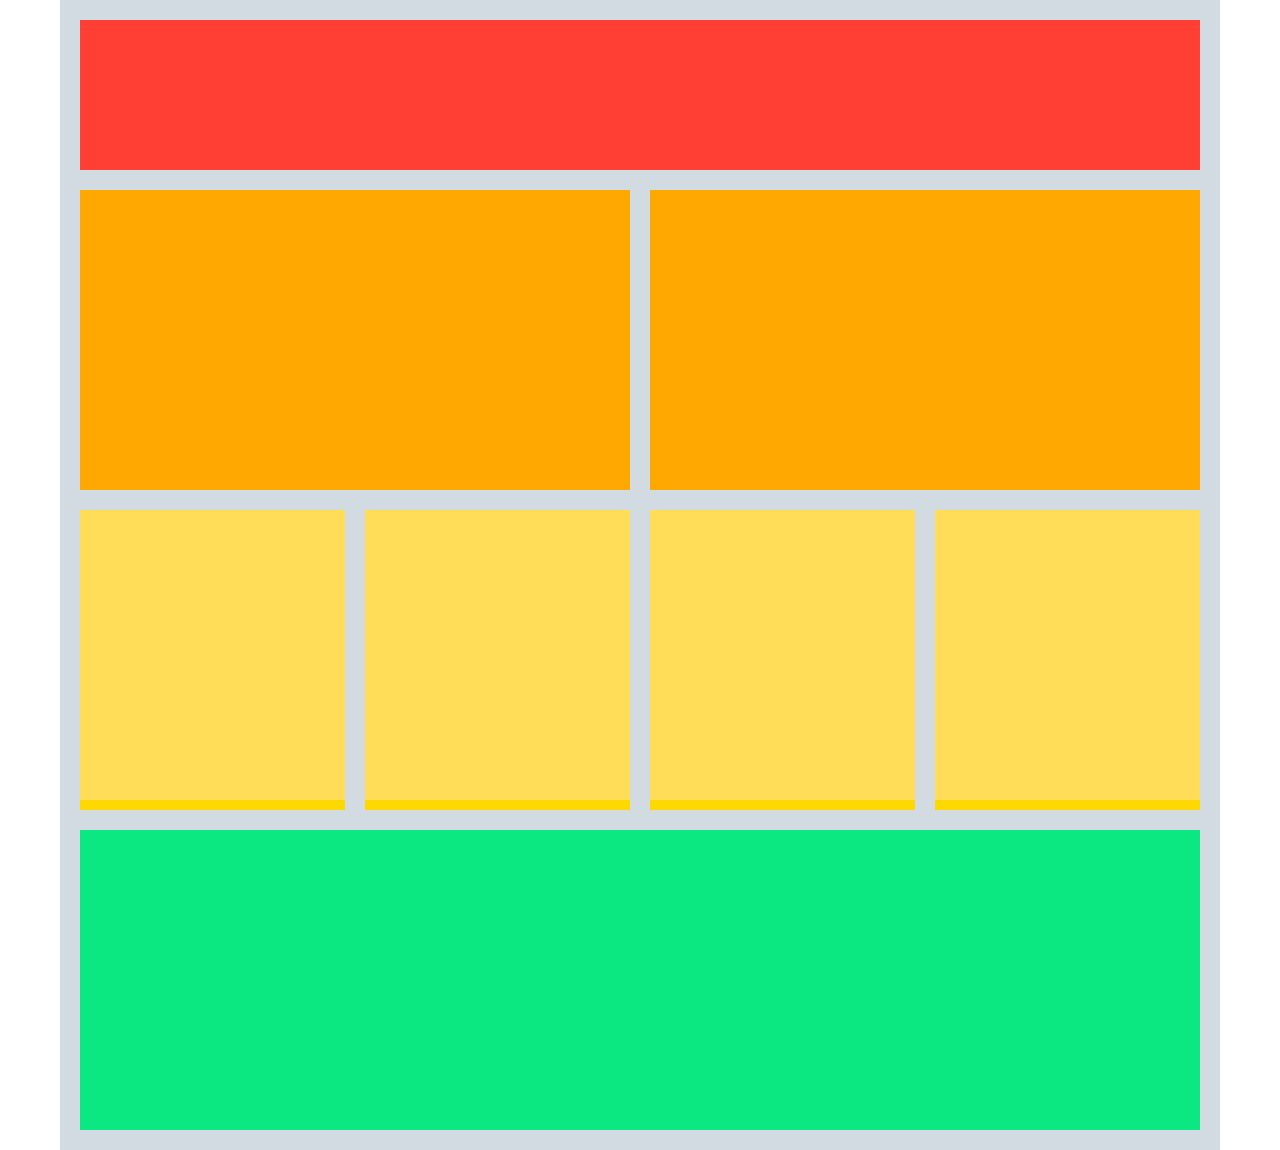
<file: layout_1/index.html>
<!DOCTYPE html>
<html lang="sv">

<head>
  <meta charset="UTF-8" />
  <meta http-equiv="X-UA-Compatible" content="IE=edge" />
  <meta name="viewport" content="width=device-width, initial-scale=1.0" />
  <!--Här länkas style.css(sass) koden-->
  <link rel="stylesheet" href="style.css" />
  <title>Layout_1</title>
</head>

<body>
  <!--Container:n där allt ligger i-->
  <div class="container">
    <!--Header klassen-->
    <header class="main-header"></header>
    <!--De två card:s klasserna som ligger under header-->
    <article class="card"></article>
    <article class="card"></article>
    <!--De små fyra gula cardsen som ligger under de två större-->
    <section class="littlecard"></section>
    <section class="littlecard"></section>
    <section class="littlecard"></section>
    <section class="littlecard"></section>
    <!--Här är footer:n som är längst ner-->
    <footer class="main-footer"></footer>
  </div>
</body>

</html>
</file>
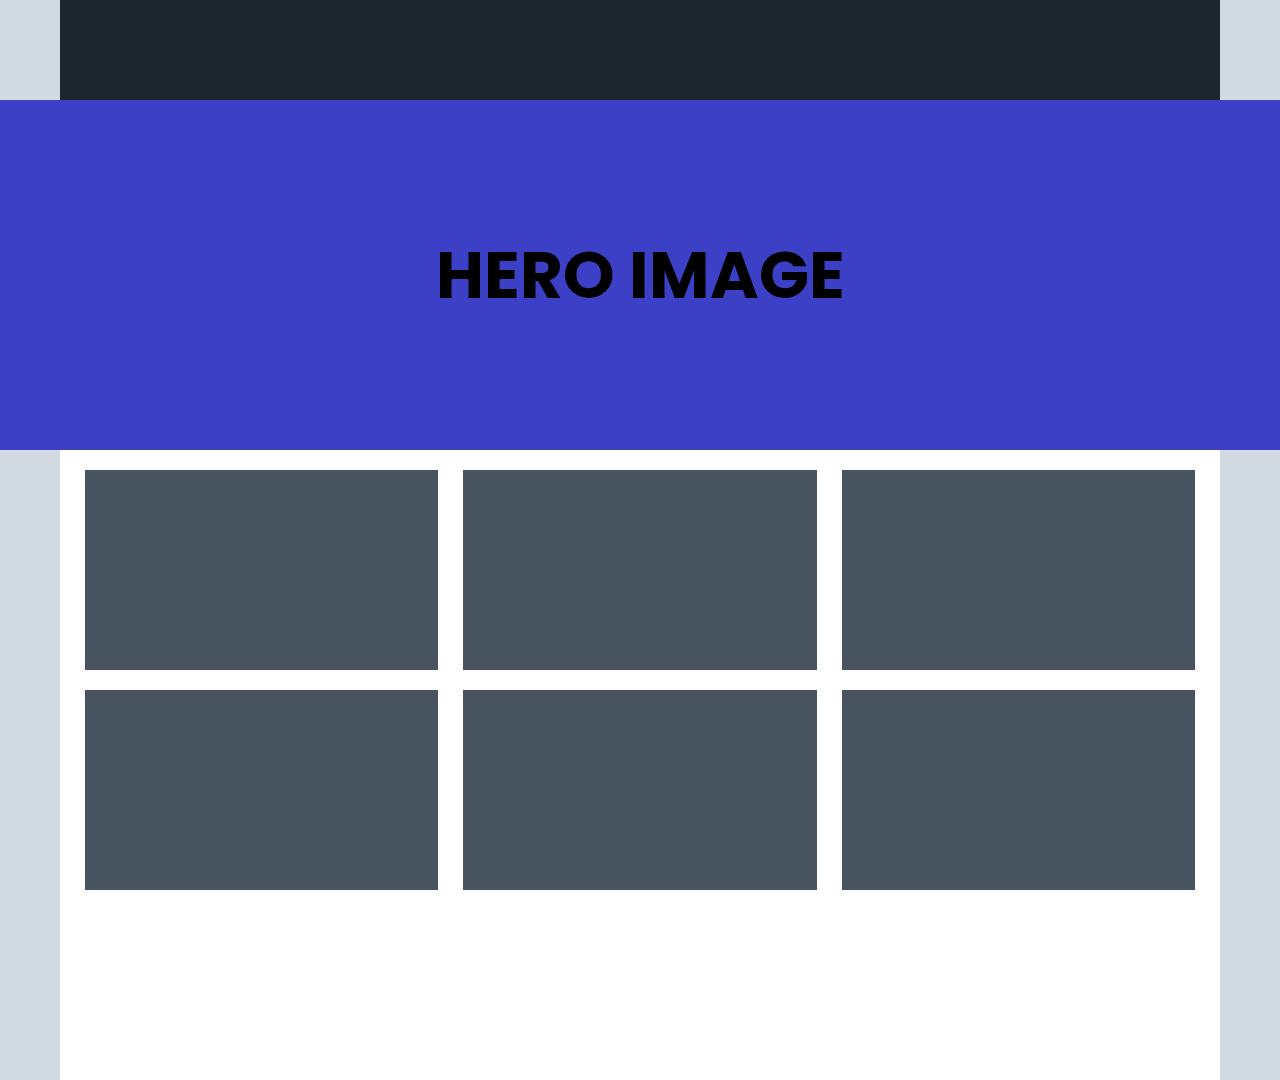
<file: layout_2/index.html>
<!DOCTYPE html>
<html lang="sv">

<head>
  <meta charset="UTF-8" />
  <meta http-equiv="X-UA-Compatible" content="IE=edge" />
  <meta name="viewport" content="width=device-width, initial-scale=1.0" />
  <!--Här är google font länken-->
  <link rel="preconnect" href="https://fonts.googleapis.com" />
  <link rel="preconnect" href="https://fonts.gstatic.com" crossorigin />
  <link href="https://fonts.googleapis.com/css2?family=Poppins:wght@300;400;600;700;800&display=swap"
    rel="stylesheet" />
  <link rel="stylesheet" href="style.css" />
  <title>Layout_2</title>
</head>

<body>
  <!--Här är header:n-->
  <header class="container main-header"></header>
  <!--Den blåa containern där Hero rubriken är i-->
  <div class="fluid-container">
    <h1>hero image</h1>
  </div>
  <!--container:n som håller i de 6 korten-->
  <main class="container gallery">
    <!--Här är de 6 korten-->
    <section class="card"></section>
    <section class="card"></section>
    <section class="card"></section>
    <section class="card"></section>
    <section class="card"></section>
    <section class="card"></section>
  </main>
</body>

</html>
</file>
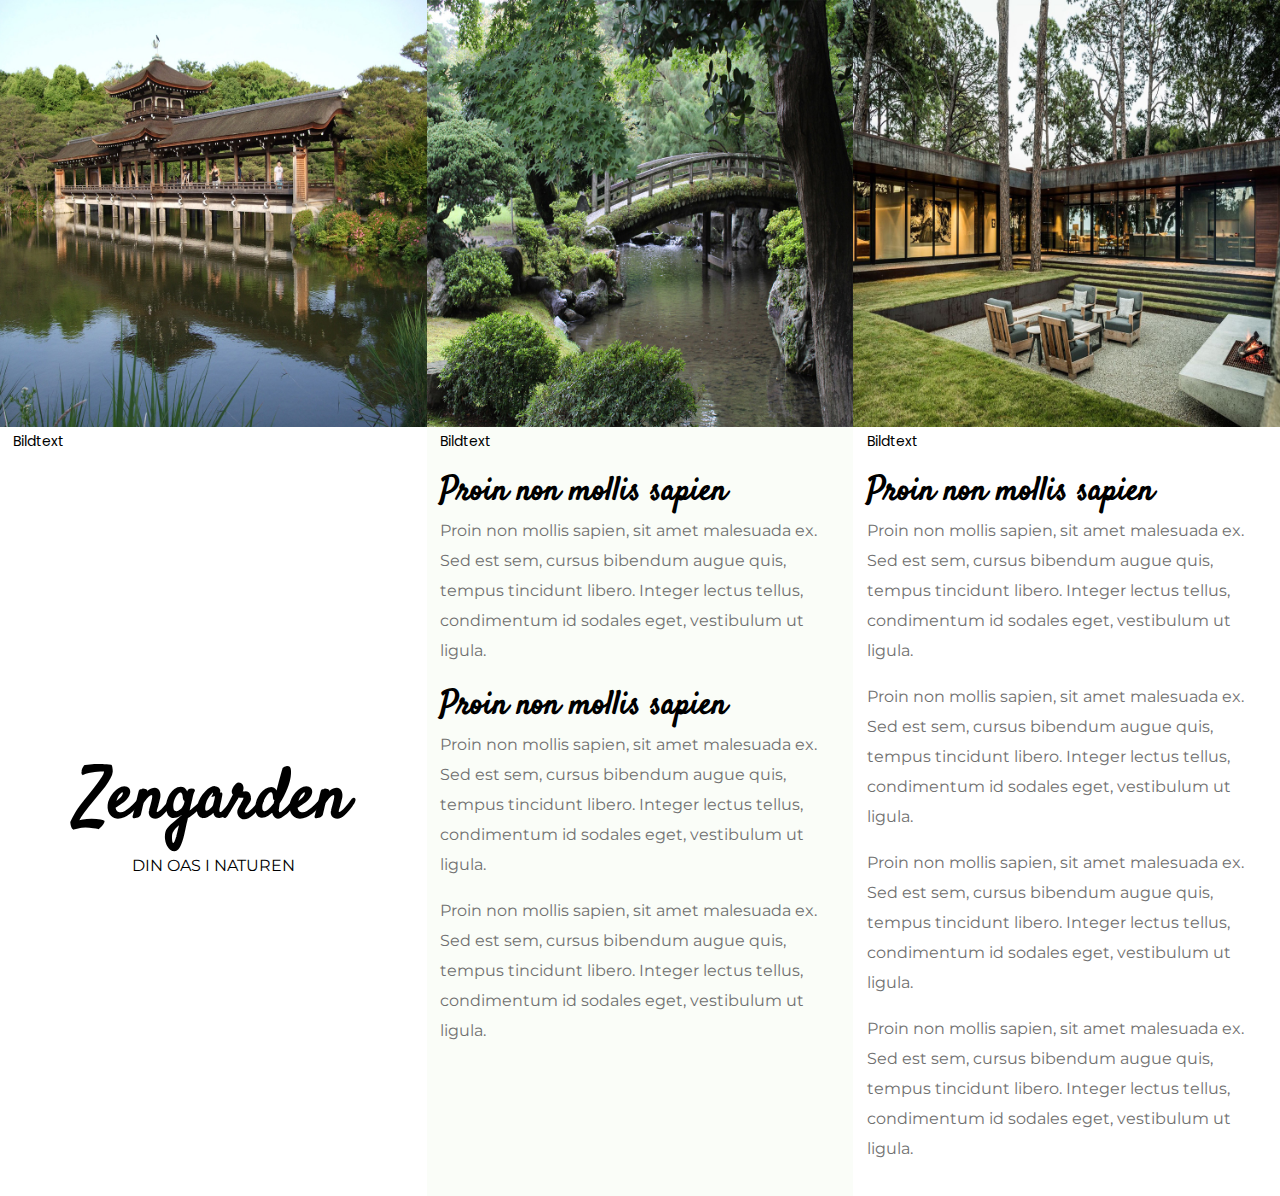
<file: layout_3/index.html>
<!DOCTYPE html>
<html lang="sv">

<head>
  <meta charset="UTF-8" />
  <meta http-equiv="X-UA-Compatible" content="IE=edge" />
  <meta name="viewport" content="width=device-width, initial-scale=1.0" />
  <!--Här är google font länken-->
  <link rel="preconnect" href="https://fonts.googleapis.com" />
  <link rel="preconnect" href="https://fonts.gstatic.com" crossorigin />
  <link href="https://fonts.googleapis.com/css2?family=Montserrat&family=Poppins:ital@1&family=Satisfy&display=swap"
    rel="stylesheet" />
  <link rel="stylesheet" href="style.css" />
  <title>Layout_3</title>
</head>

<body>
  <!--Här är hela container:n som håller i allt-->
  <div class="container">
    <!--box som håller i första spalten-->
    <div class="box zengarden">
      <figure>
        <!--Den första bilden från vänster-->
        <img class="image" src="/layout_3/img/zen-house.jpg" alt="En gångbro med tak över vatten" />
        <!--Bildetext som är under bilden-->
        <figcaption class="fig">Bildtext</figcaption>
      </figure>
      <!--Klassen card-->
      <article class="card">
        <!--Klass för att hålla i rubriken och p-->
        <div class="text">
          <h1 class="headline">Zengarden</h1>
          <p class="first-p">Din oas i naturen</p>
        </div>
      </article>
    </div>
    <!--Box-spalten igen, som håller mittersta spalten, klassen grey-box ligger brevid för att kunna ändra endast i den-->
    <div class="box grey-box">
      <figure>
        <!--Mittersta bilden-->
        <img class="image" src="/layout_3/img/zen_bridge.jpg" alt="En bro över vatten" />
        <!--Bildetext som är under bilden-->
        <figcaption>Bildtext</figcaption>
      </figure>
      <!--Här kommer klassen card igen-->
      <article class="card">
        <!--Textklass som håller i texten-->
        <div class="text">
          <h2>Proin non mollis sapien</h2>
          <p>
            Proin non mollis sapien, sit amet malesuada ex. Sed est sem,
            cursus bibendum augue quis, tempus tincidunt libero. Integer
            lectus tellus, condimentum id sodales eget, vestibulum ut ligula.
          </p>
          <h2>Proin non mollis sapien</h2>
          <p>
            Proin non mollis sapien, sit amet malesuada ex. Sed est sem,
            cursus bibendum augue quis, tempus tincidunt libero. Integer
            lectus tellus, condimentum id sodales eget, vestibulum ut ligula.
          </p>
          <p>
            Proin non mollis sapien, sit amet malesuada ex. Sed est sem,
            cursus bibendum augue quis, tempus tincidunt libero. Integer
            lectus tellus, condimentum id sodales eget, vestibulum ut ligula.
          </p>
        </div>
      </article>
    </div>
    <!--Box-klassen igen som håller i tredje spalten-->
    <div class="box">
      <figure>
        <!--Här är tredje och sista bilden-->
        <img class="image" src="/layout_3/img/zen-yard.jpg" alt="Ett hus med en trädgård" />
        <!--Bildetext som är under bilden-->
        <figcaption>Bildtext</figcaption>
      </figure>
      <!--Card-klassen-->
      <article class="card">
        <!--Text-klassen som håller i texten-->
        <div class="text">
          <h2>Proin non mollis sapien</h2>
          <p>
            Proin non mollis sapien, sit amet malesuada ex. Sed est sem,
            cursus bibendum augue quis, tempus tincidunt libero. Integer
            lectus tellus, condimentum id sodales eget, vestibulum ut ligula.
          </p>
          <p>
            Proin non mollis sapien, sit amet malesuada ex. Sed est sem,
            cursus bibendum augue quis, tempus tincidunt libero. Integer
            lectus tellus, condimentum id sodales eget, vestibulum ut ligula.
          </p>
          <p>
            Proin non mollis sapien, sit amet malesuada ex. Sed est sem,
            cursus bibendum augue quis, tempus tincidunt libero. Integer
            lectus tellus, condimentum id sodales eget, vestibulum ut ligula.
          </p>
          <p>
            Proin non mollis sapien, sit amet malesuada ex. Sed est sem,
            cursus bibendum augue quis, tempus tincidunt libero. Integer
            lectus tellus, condimentum id sodales eget, vestibulum ut ligula.
          </p>
        </div>
      </article>
    </div>
  </div>
</body>

</html>
</file>
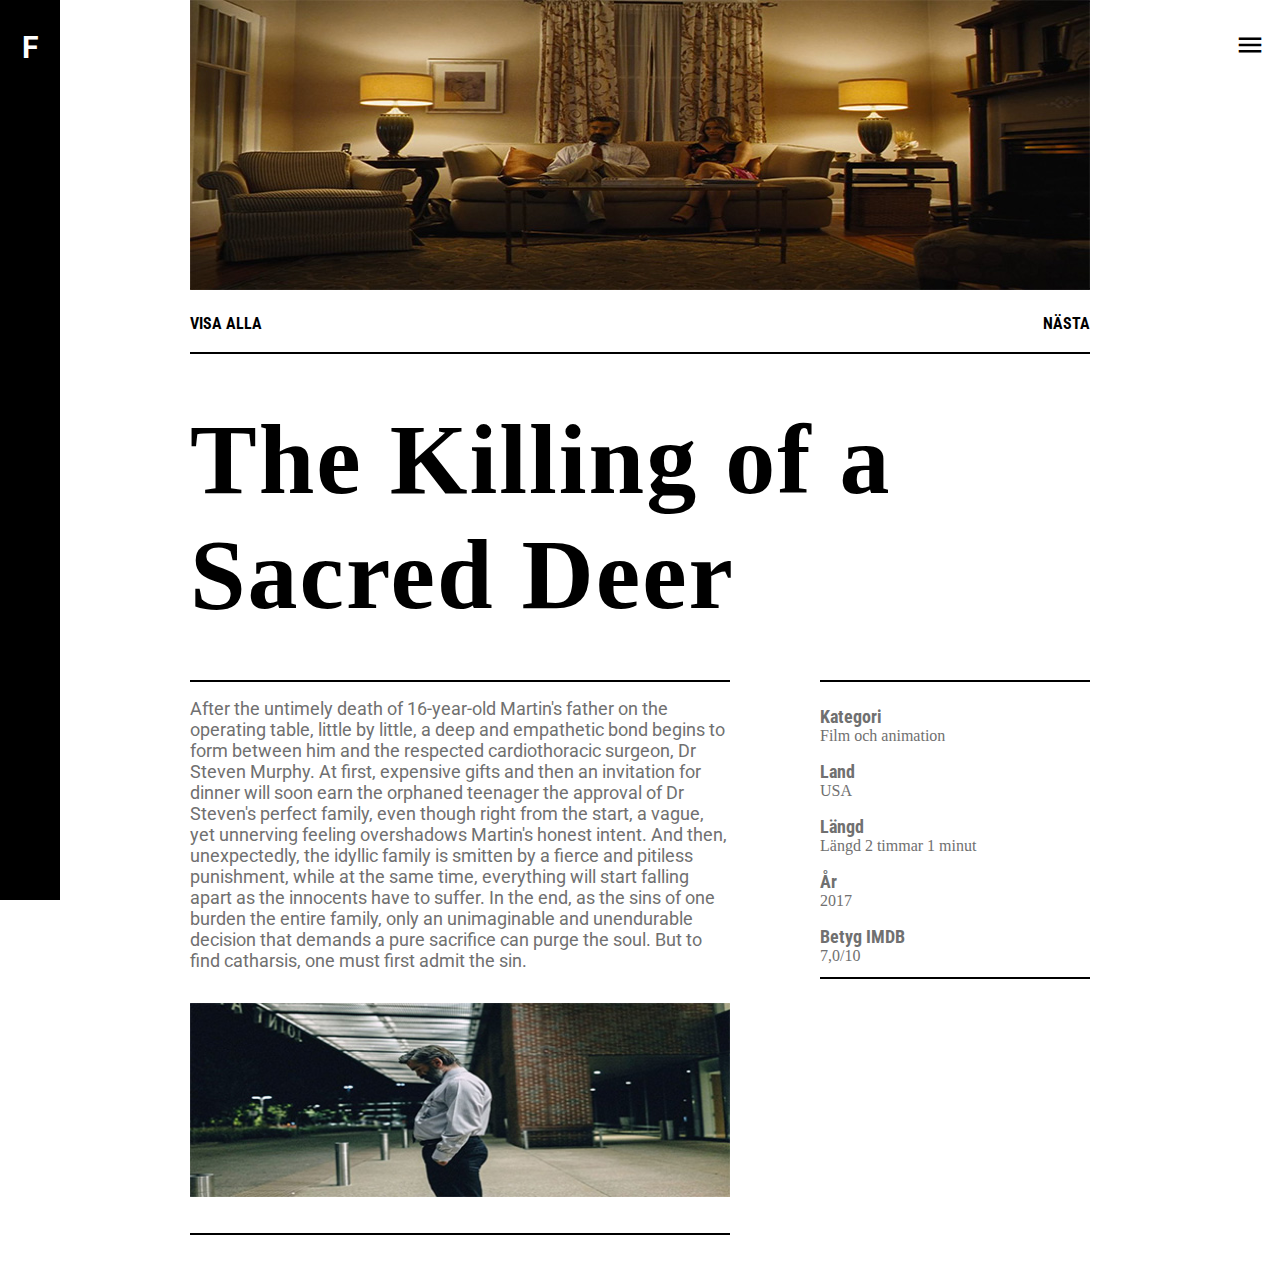
<file: layout_4/index.html>
<!DOCTYPE html>
<html lang="sv">

<head>
  <meta charset="UTF-8" />
  <meta http-equiv="X-UA-Compatible" content="IE=edge" />
  <meta name="viewport" content="width=device-width, initial-scale=1.0" />
  <!--Här är google font länken-->
  <link rel="preconnect" href="https://fonts.googleapis.com" />
  <link rel="preconnect" href="https://fonts.gstatic.com" crossorigin />
  <link
    href="https://fonts.googleapis.com/css2?family=Roboto+Condensed:wght@400;700&family=Roboto+Mono&family=Roboto:wght@400;700&display=swap"
    rel="stylesheet" />
  <!--Här är länken för google icons-->
  <link href="https://fonts.googleapis.com/icon?family=Material+Icons" rel="stylesheet" />
  <link rel="stylesheet" href="style.css" />
  <title>Layout_4</title>
</head>

<body>
  <!--Här är klassen där den svarta spalten ska vara -->
  <div class="black-f">
    <!--klass för att kunna ändra endast det p:et-->
    <p class="f">F</p>
  </div>
  <!--Här är klassen för meny-spalten på högra sidan-->
  <div class="menu-spalt">
    <!--Här är tagen för att hämta ikonen från google, la även till klassen icon för att kunna ändra i den-->
    <span class="material-icons icon"> menu </span>
  </div>
</body>
<!--Här är container:n som håller i allt-->
<div class="container">
  <header>
    <!--Bilden som är längst upp i header:n-->
    <img src="/layout_4/img/the-killing-of-a-sacred-deer.jpg" alt="En man och en kvinna som sitter på en soffa" />
  </header>
  <!--navbaren med de två p:na i-->
  <nav class="navbar">
    <p>VISA ALLA</p>
    <p>NÄSTA</p>
  </nav>
  <!--Rubriken-->
  <section>
    <h1>The Killing of a Sacred Deer</h1>
  </section>
  <!--Klassen för main-->
  <main class="main-class">
    <!--Klassen för att ändra i artikeln-->
    <article class="article-class">
      <!--Klass för att hålla i texten-->
      <p class="p-text">
        After the untimely death of 16-year-old Martin's father on the
        operating table, little by little, a deep and empathetic bond begins
        to form between him and the respected cardiothoracic surgeon, Dr
        Steven Murphy. At first, expensive gifts and then an invitation for
        dinner will soon earn the orphaned teenager the approval of Dr
        Steven's perfect family, even though right from the start, a vague,
        yet unnerving feeling overshadows Martin's honest intent. And then,
        unexpectedly, the idyllic family is smitten by a fierce and pitiless
        punishment, while at the same time, everything will start falling
        apart as the innocents have to suffer. In the end, as the sins of
        one burden the entire family, only an unimaginable and unendurable
        decision that demands a pure sacrifice can purge the soul. But to
        find catharsis, one must first admit the sin.
      </p>
      <!--Bild på mannen längst ner-->
      <img src="/layout_4/img/man.jpg" alt="En man som står ute" />
    </article>
    <!--Aside klassen för att kunna ändra i den-->
    <aside class="aside-class">
      <!--Denna klassen håller i film texten-->
      <div class="movie-info">
        <h2>Kategori</h2>
        <!--Denna (Georgia) för att kunna ändra i endast de p:na-->
        <p class="Georgia">Film och animation</p>
        <h2>Land</h2>
        <p class="Georgia">USA</p>
        <h2>Längd</h2>
        <p class="Georgia">Längd 2 timmar 1 minut</p>
        <h2>År</h2>
        <p class="Georgia">2017</p>
        <h2>Betyg IMDB</h2>
        <p class="Georgia">7,0/10</p>
      </div>
    </aside>
  </main>
</div>
</body>

</html>
</file>
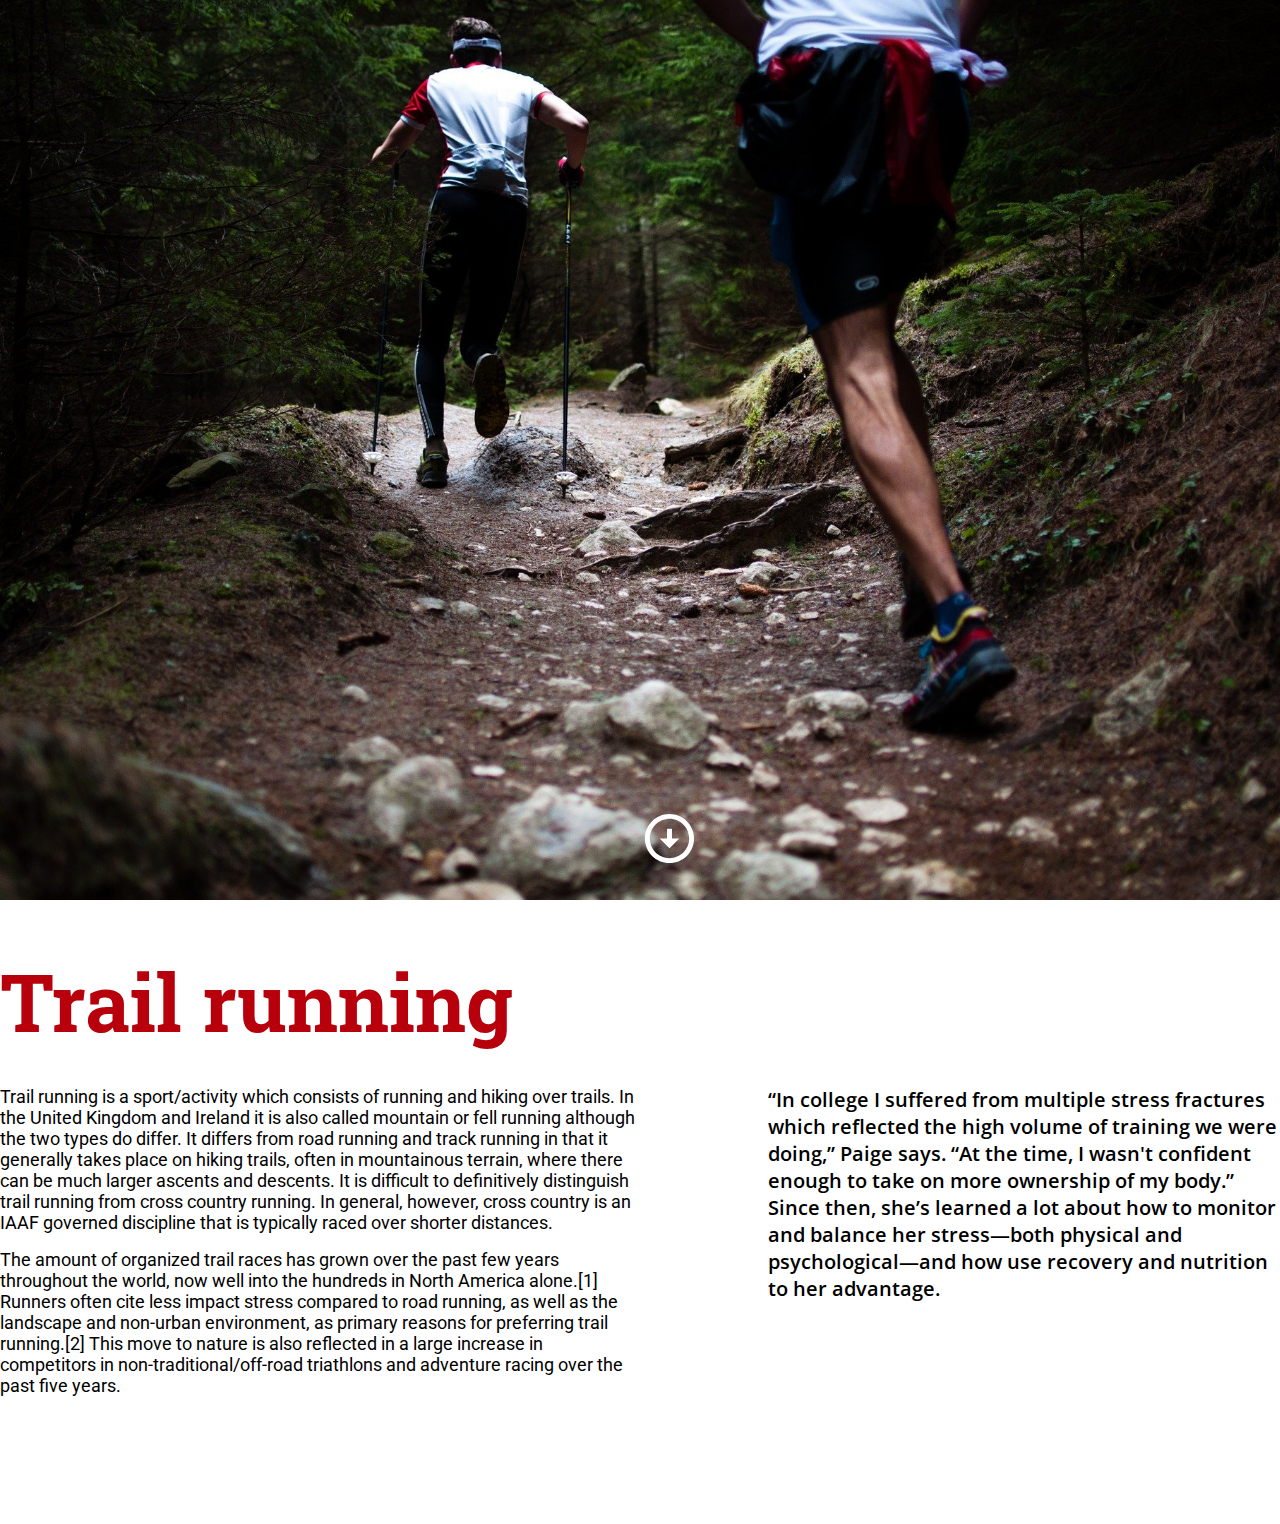
<file: layout_5/index.html>
<!DOCTYPE html>
<html lang="sv">

<head>
  <meta charset="UTF-8" />
  <meta http-equiv="X-UA-Compatible" content="IE=edge" />
  <meta name="viewport" content="width=device-width, initial-scale=1.0" />
  <!--Här är google font länken-->
  <link rel="preconnect" href="https://fonts.googleapis.com">
  <link rel="preconnect" href="https://fonts.gstatic.com" crossorigin>
  <link
    href="https://fonts.googleapis.com/css2?family=Open+Sans:ital,wght@1,600&family=Roboto+Slab:wght@700&family=Roboto:wght@400;700&display=swap"
    rel="stylesheet">
  <link rel="stylesheet" href="style.css" />
  <title>Layout_5</title>
</head>

<body>
  <!--Header klassen-->
  <header class="hero">
    <!--Här är en länk som är kopplat till ett id, så att när man trycker på den så kommer man ner till id:et(ordet down, alltså ner till början av main)-->
    <a href="#down">
      <!--Här la jag in svg:n i en img tag för att få fram den-->
      <img class="svg-pic" src="/layout_5/img/arrow_circle_down-white-18dp.svg" alt="Vit pil i cikel som pekar ner">
    </a>
  </header>
  <!--Klassen container som håller i allt -->
  <main class="container">
    <!--Här är id:et som man kommer ner till när man trycker på länken där uppe-->
    <a id="down"></a>
    <!--Rubriken-->
    <h1>Trail running</h1>
    <!--Klass för all text -->
    <div class="text-box">
      <!--Klass för artikeln så man kan ändra i endast den-->
      <article class="article-box">
        <p>
          Trail running is a sport/activity which consists of running and hiking
          over trails. In the United Kingdom and Ireland it is also called
          mountain or fell running although the two types do differ. It differs
          from road running and track running in that it generally takes place
          on hiking trails, often in mountainous terrain, where there can be
          much larger ascents and descents. It is difficult to definitively
          distinguish trail running from cross country running. In general,
          however, cross country is an IAAF governed discipline that is
          typically raced over shorter distances.
          <!--Gjorde en klass för den så jag kunde få ett mellanrum, valde det istället för br för att jag tyckte det kändes tydligare -->
        <p class="p-two">The amount of organized trail
          races has grown over the past few years throughout the world, now well
          into the hundreds in North America alone.[1] Runners often cite less
          impact stress compared to road running, as well as the landscape and
          non-urban environment, as primary reasons for preferring trail
          running.[2] This move to nature is also reflected in a large increase
          in competitors in non-traditional/off-road triathlons and adventure
          racing over the past five years.</p>
        </p>
      </article>
      <!--Klassen för texten på sidan (höger)-->
      <aside class="aside-text">
        <p>“In college I suffered from multiple stress fractures which reflected the high volume of training we were
          doing,” Paige says. “At the time, I wasn't confident enough to take on more ownership of my body.” Since then,
          she’s learned a lot about how to monitor and balance her stress—both physical and psychological—and how use
          recovery and nutrition to her advantage.</p>
      </aside>
    </div>

  </main>
</body>

</html>
</file>
<file: layout_1/style.css>
@charset "UTF-8";
*,
html {
  margin: 0;
  padding: 0;
  -webkit-box-sizing: border-box;
          box-sizing: border-box;
}

/*Här är container:n där alla alla element ligger*/
.container {
  background-color: #d2dae2;
  max-width: 1160px;
  margin: auto;
  display: -webkit-box;
  display: -ms-flexbox;
  display: flex;
  -ms-flex-wrap: wrap;
      flex-wrap: wrap;
  -webkit-box-pack: justify;
      -ms-flex-pack: justify;
          justify-content: space-between;
  padding: 20px;
  /*Här är headern som ligger längst upp*/
  /*Här är de gula card:sen som ligger under header*/
  /*Här är de fyra små card:sen som ligger under de två större card:sen*/
  /*Här är footer:n som ligger längst ner*/
}

.container .main-header {
  background-color: #ff3f34;
  height: 150px;
  -webkit-box-flex: 0;
      -ms-flex: 0 0 1120px;
          flex: 0 0 1120px;
  margin-bottom: 20px;
}

.container .card {
  background-color: #ffa801;
  height: 300px;
  -webkit-box-flex: 0;
      -ms-flex: 0 0 550px;
          flex: 0 0 550px;
  margin-bottom: 20px;
}

.container .littlecard {
  background-color: #ffdd59;
  height: 300px;
  -webkit-box-flex: 0;
      -ms-flex: 0 0 265px;
          flex: 0 0 265px;
  margin-bottom: 20px;
  border-bottom: 10px solid #ffd802;
}

.container .main-footer {
  background-color: #0be881;
  height: 300px;
  -webkit-box-flex: 0;
      -ms-flex: 0 0 1120px;
          flex: 0 0 1120px;
}
/*# sourceMappingURL=style.css.map */
</file>
<file: layout_2/style.css>
*,
html {
  margin: 0;
  padding: 0;
  -webkit-box-sizing: border-box;
          box-sizing: border-box;
}

body {
  background-color: #d2dae2;
}

h1 {
  font-family: "Poppins", sans-serif;
  font-size: 4.125rem;
  text-transform: uppercase;
}

.container {
  max-width: 1160px;
  margin: auto;
  -ms-flex-wrap: wrap;
      flex-wrap: wrap;
}

.container.main-header {
  background-color: #1e272e;
  min-height: 6.25rem;
}

.container.gallery {
  background-color: #ffffff;
  display: -webkit-box;
  display: -ms-flexbox;
  display: flex;
  -webkit-box-pack: space-evenly;
      -ms-flex-pack: space-evenly;
          justify-content: space-evenly;
  -ms-flex-line-pack: start;
      align-content: flex-start;
  min-height: 39.375rem;
  padding: 10px;
}

.container .card {
  display: -webkit-box;
  display: -ms-flexbox;
  display: flex;
  -webkit-box-flex: 0;
      -ms-flex: 0 0 31%;
          flex: 0 0 31%;
  background-color: #485460;
  margin: 0.625rem;
  min-height: 12.5rem;
}

.fluid-container {
  background-color: #3c40c6;
  width: 100%;
  display: -webkit-box;
  display: -ms-flexbox;
  display: flex;
  -webkit-box-pack: center;
      -ms-flex-pack: center;
          justify-content: center;
  -webkit-box-align: center;
      -ms-flex-align: center;
          align-items: center;
  min-height: 21.875rem;
}
/*# sourceMappingURL=style.css.map */
</file>
<file: layout_3/style.css>
*,
html {
  margin: 0;
  padding: 0;
  -webkit-box-sizing: border-box;
          box-sizing: border-box;
}

body {
  background-color: #e9e9e9;
}

img {
  width: 100%;
}

h2 {
  font-family: "Satisfy", cursive;
  font-size: 2.062rem;
}

p {
  font-family: "Montserrat", sans-serif;
  font-size: 1rem;
  color: #707070;
  margin-bottom: 1rem;
  line-height: 1.875rem;
}

.container {
  background-color: white;
  display: -webkit-box;
  display: -ms-flexbox;
  display: flex;
  max-width: 1400px;
  margin: auto;
}

.container .box {
  display: -webkit-box;
  display: -ms-flexbox;
  display: flex;
  -ms-flex-wrap: wrap;
      flex-wrap: wrap;
  -webkit-box-pack: center;
      -ms-flex-pack: center;
          justify-content: center;
  -ms-flex-line-pack: start;
      align-content: flex-start;
  -webkit-box-flex: 0;
      -ms-flex: 0 0 33.3333%;
          flex: 0 0 33.3333%;
}

.container .box.zengarden {
  -ms-flex-line-pack: stretch;
      align-content: stretch;
}

.container .box figcaption {
  font-family: "Poppins", sans-serif;
  font-size: 0.875rem;
  max-width: 400px;
  margin: auto;
}

.container .box.grey-box {
  background-color: #fafdf8;
}

.container .box .card {
  padding: 1rem 0;
}

.container .box .card .first-p {
  text-align: center;
  color: black;
  text-transform: uppercase;
}

.container .box .card .headline {
  font-size: 4.375rem;
  font-family: "Satisfy", cursive;
}

.container .box .card .text {
  max-width: 400px;
}
/*# sourceMappingURL=style.css.map */
</file>
<file: layout_4/style.css>
*,
html {
  margin: 0;
  padding: 0;
  -webkit-box-sizing: border-box;
          box-sizing: border-box;
}

.black-f {
  display: -webkit-box;
  display: -ms-flexbox;
  display: flex;
  background-color: black;
  width: 3.75rem;
  height: 100vh;
  position: fixed;
  left: 0;
  top: 0;
  -webkit-box-pack: center;
      -ms-flex-pack: center;
          justify-content: center;
  padding-top: 1.875rem;
}

.black-f .f {
  color: white;
  font-size: 1.875rem;
  font-family: "Roboto", sans-serif;
  font-weight: 700;
}

img {
  width: 100%;
}

.menu-spalt {
  display: -webkit-box;
  display: -ms-flexbox;
  display: flex;
  background-color: white;
  width: 3.75rem;
  height: 100vh;
  position: fixed;
  right: 0;
  top: 0;
  -webkit-box-pack: center;
      -ms-flex-pack: center;
          justify-content: center;
  padding-top: 1.875rem;
}

.menu-spalt .icon {
  font-size: 1.875rem;
}

.container {
  background-color: white;
  max-width: 900px;
  margin: auto;
}

.container .navbar {
  display: -webkit-box;
  display: -ms-flexbox;
  display: flex;
  border-bottom: 0.125rem solid black;
  height: 3.75rem;
  font-family: "Roboto Condensed", sans-serif;
  font-weight: 700;
  -webkit-box-pack: justify;
      -ms-flex-pack: justify;
          justify-content: space-between;
  -webkit-box-align: center;
      -ms-flex-align: center;
          align-items: center;
}

.container h1 {
  font-size: 6.25rem;
  font-weight: 700;
  padding-top: 3rem;
  margin-bottom: 3rem;
  letter-spacing: 0.125rem;
}

.container .main-class {
  display: -webkit-box;
  display: -ms-flexbox;
  display: flex;
  -webkit-box-pack: justify;
      -ms-flex-pack: justify;
          justify-content: space-between;
}

.container .main-class .p-text {
  margin-bottom: 2rem;
  font-family: "Roboto", sans-serif;
  font-weight: 400;
  font-size: 1.125rem;
  padding-top: 1rem;
  color: #707070;
}

.container .main-class .article-class {
  border-bottom: 0.125rem solid black;
  border-top: 0.125rem solid black;
  padding-bottom: 2rem;
  margin-bottom: 2rem;
  -webkit-box-flex: 0;
      -ms-flex: 0 0 60%;
          flex: 0 0 60%;
}

.container .main-class .movie-info {
  padding-top: 0.5rem;
  color: #707070;
}

.container .main-class .aside-class {
  border-top: 0.125rem solid black;
  border-bottom: 0.125rem solid black;
  -webkit-box-flex: 0;
      -ms-flex: 0 0 30%;
          flex: 0 0 30%;
  margin-bottom: 18rem;
}

.container .main-class .Georgia {
  font-family: Georgia, "Times New Roman", Times, serif;
}

.container .main-class h2 {
  font-family: "Roboto Condensed", sans-serif;
  font-size: 1.125rem;
  padding-top: 1rem;
}
/*# sourceMappingURL=style.css.map */
</file>
<file: layout_5/style.css>
*,
html {
  margin: 0;
  padding: 0;
  -webkit-box-sizing: border-box;
          box-sizing: border-box;
  scroll-behavior: smooth;
  overflow-x: hidden;
}

.hero {
  background-image: url("/layout_5/img/running.jpg");
  height: 100vh;
  background-size: cover;
  text-align: center;
  position: relative;
}

.hero .svg-pic {
  width: 3.6675rem;
  position: absolute;
  bottom: 2rem;
}

h1 {
  font-family: "Roboto Slab", serif;
  font-weight: 700;
  font-size: 5rem;
  color: #b7000c;
  margin-top: 3rem;
}

.p-two {
  margin-top: 1rem;
}

.container {
  max-width: 1400px;
  margin: auto;
}

.container .text-box {
  display: -webkit-box;
  display: -ms-flexbox;
  display: flex;
  -webkit-box-pack: justify;
      -ms-flex-pack: justify;
          justify-content: space-between;
  margin-top: 2rem;
  margin-bottom: 8rem;
}

.container .text-box .aside-text {
  font-family: "Open Sans", sans-serif;
  font-weight: 600;
  font-size: 1.25rem;
  -webkit-box-flex: 0;
      -ms-flex: 0 0 40%;
          flex: 0 0 40%;
}

.container .text-box .article-box {
  font-family: "Roboto", sans-serif;
  font-size: 1.125rem;
  font-weight: 400;
  -webkit-box-flex: 0;
      -ms-flex: 0 0 50%;
          flex: 0 0 50%;
}
/*# sourceMappingURL=style.css.map */
</file>
